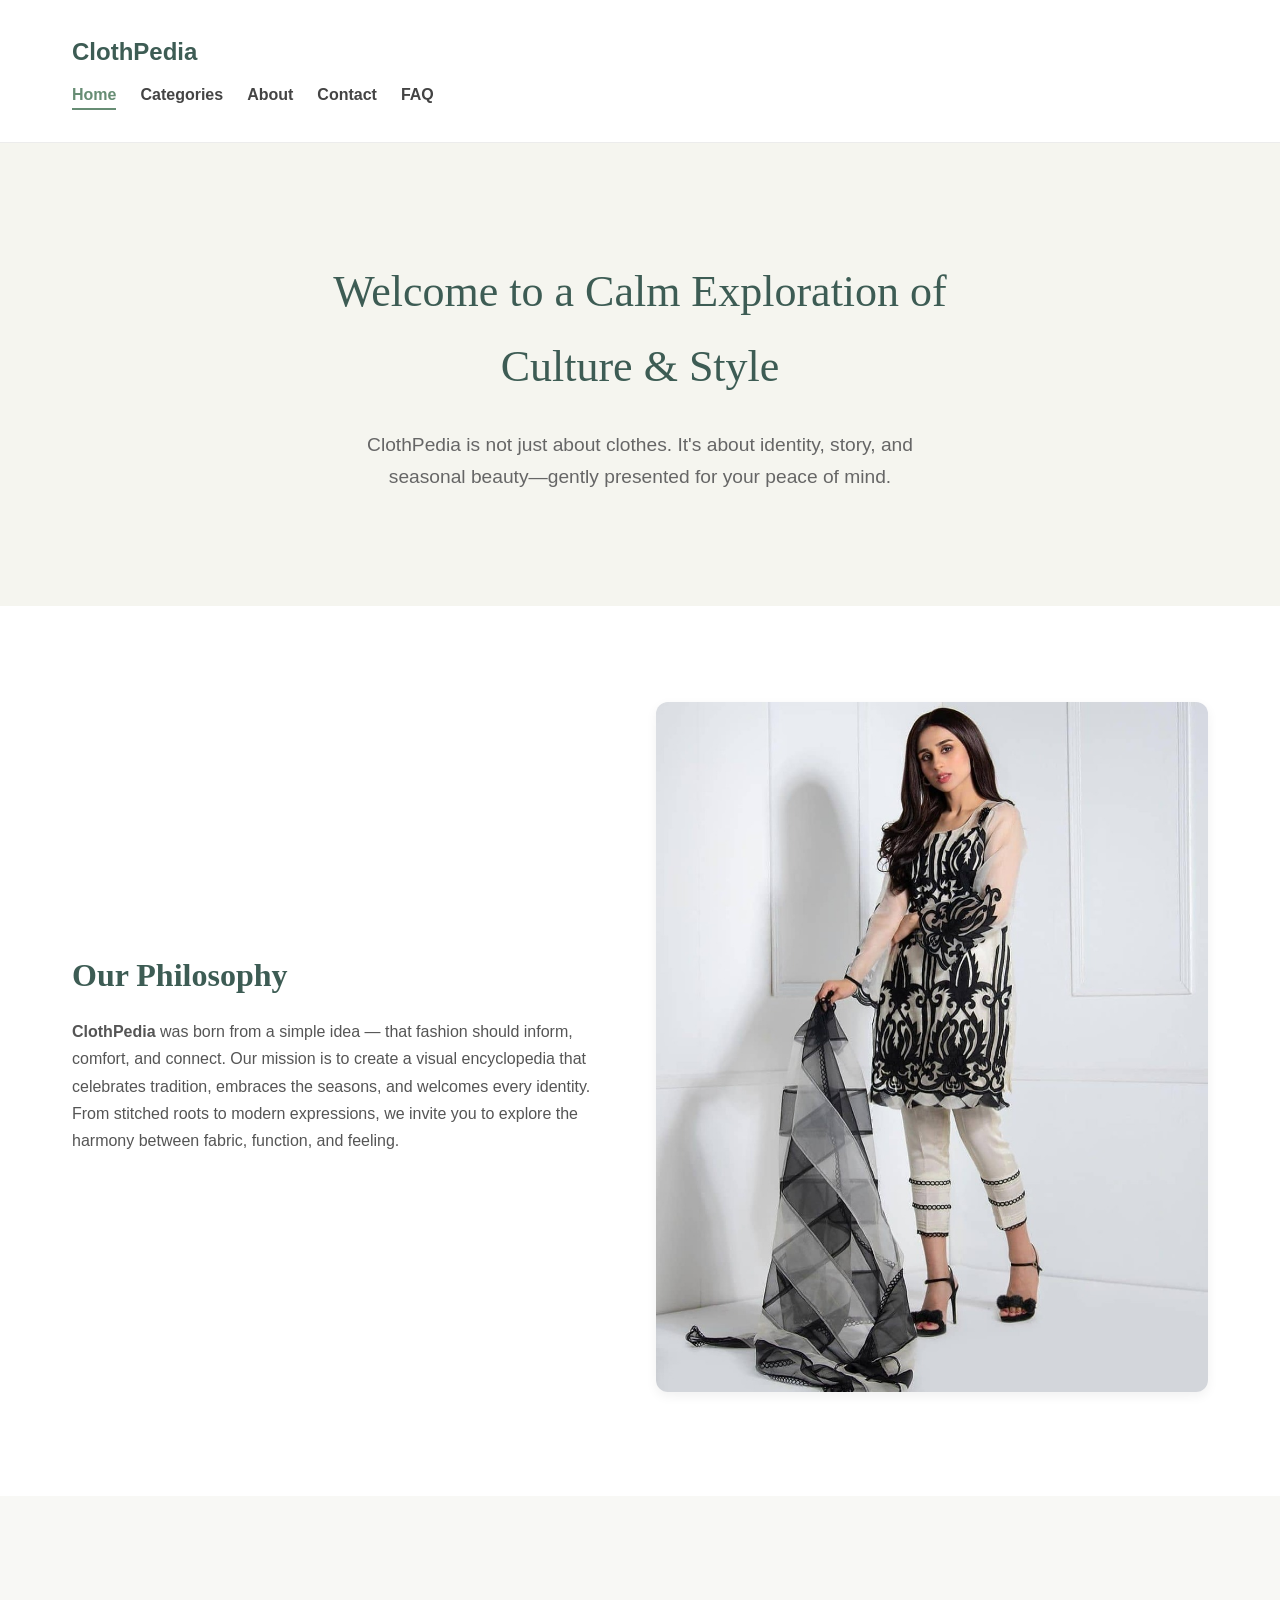
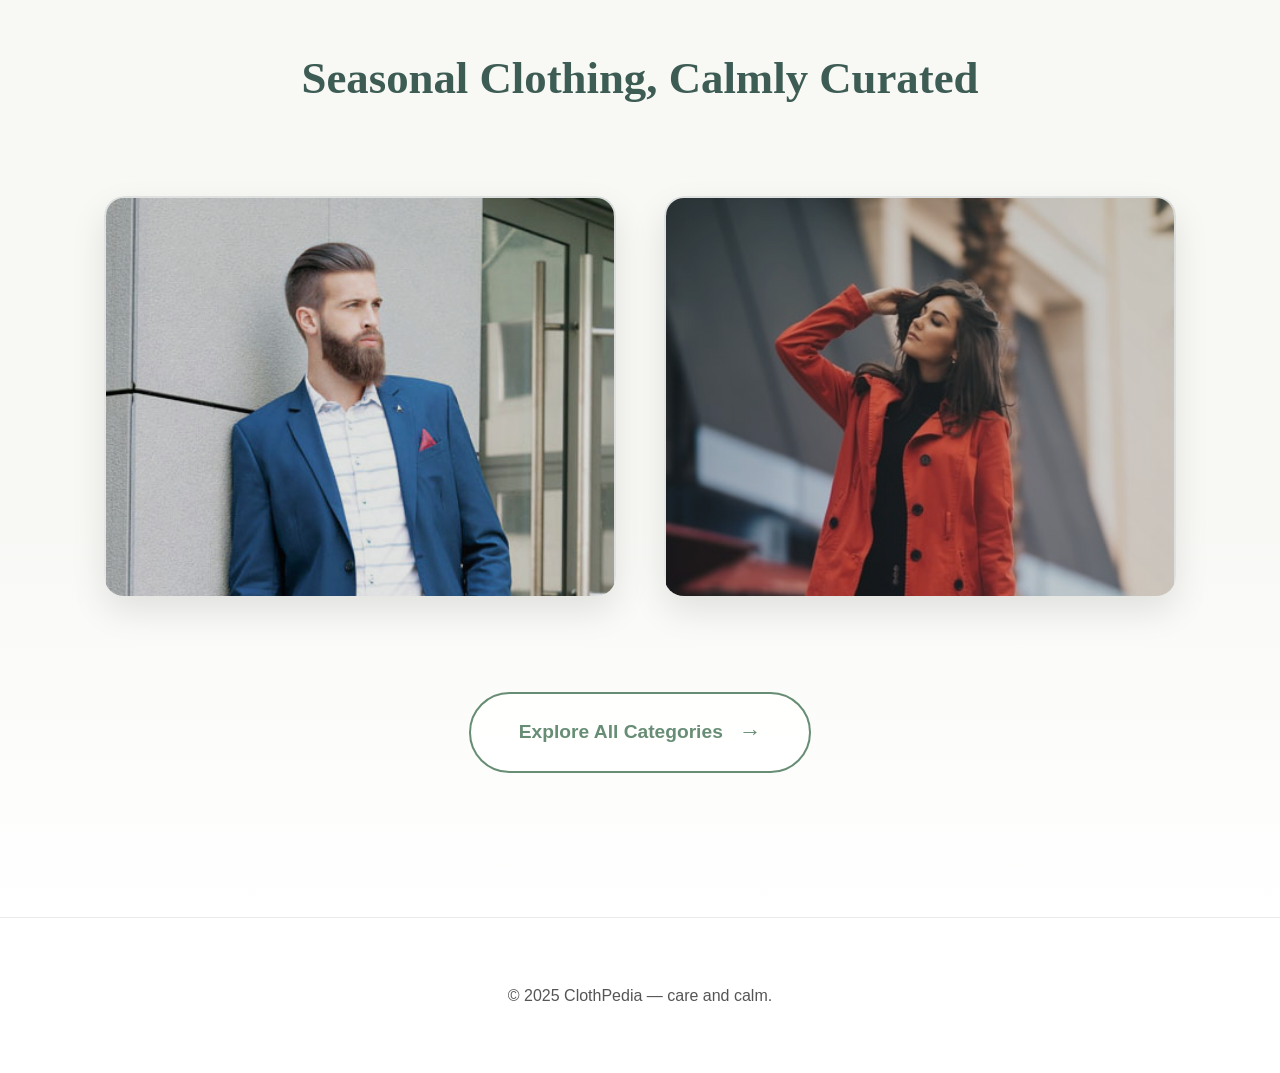
<file: index.html>
<!DOCTYPE html>
<html lang="en">
<head>
  <meta charset="UTF-8" />
  <meta name="viewport" content="width=device-width, initial-scale=1.0" />
  <meta name="description" content="ClothPedia – a calm space to explore clothing, culture and identity." />
  <title>ClothPedia | A Calm Fashion Encyclopedia</title>
  <link href="https://fonts.googleapis.com/css2?family=Roboto:wght@400;700&display=swap" rel="stylesheet">
  <link rel="stylesheet" href="styles.css" />
</head>
<body>
  <header class="soft-header">
    <div class="container">
      <div class="logo">ClothPedia</div>
      <nav aria-label="Main Navigation">
        <a href="index.html" class="active">Home</a>
        <a href="categories.html">Categories</a>
        <a href="about.html">About</a>
        <a href="contact.html">Contact</a>
        <a href="faq.html">FAQ</a>
      </nav>
    </div>
  </header>

  <main>
    <section class="intro-hero">
      <div class="container">
        <h1>Welcome to a Calm Exploration of Culture &amp; Style</h1>
        <p class="lead">ClothPedia is not just about clothes. It's about identity, story, and seasonal beauty—gently presented for your peace of mind.</p>
      </div>
    </section>

    <section class="brand-story">
      <div class="container">
        <div class="story-text">
          <h2>Our Philosophy</h2>
          <p><strong>ClothPedia</strong> was born from a simple idea — that fashion should inform, comfort, and connect. Our mission is to create a visual encyclopedia that celebrates tradition, embraces the seasons, and welcomes every identity.</p>
          <p>From stitched roots to modern expressions, we invite you to explore the harmony between fabric, function, and feeling.</p>
        </div>
        <div class="story-image">
          <img src="assets/images/pic4.jpg" alt="Serene clothing mood" loading="lazy" />
        </div>
      </div>
    </section>

    <section class="categories-preview">
      <div class="container">
        <h2>Seasonal Clothing, Calmly Curated</h2>
        <div class="preview-grid">
          <div class="preview-card">
            <img src="assets/images/pic12.jpg" alt="Men's Style" loading="lazy" />
            <h3>Men</h3>
          </div>
          <div class="preview-card">
            <img src="assets/images/pic1.jpg" alt="Women's Style" loading="lazy" />
            <h3>Women</h3>
          </div>
        </div>
        <a href="categories.html" class="btn-outline">Explore All Categories</a>
      </div>
    </section>
  </main>

  <footer class="soft-footer">
    <div class="container">
      <p>&copy; 2025 ClothPedia — care and calm.</p>
    </div>
  </footer>
</body>
</html>
</file>
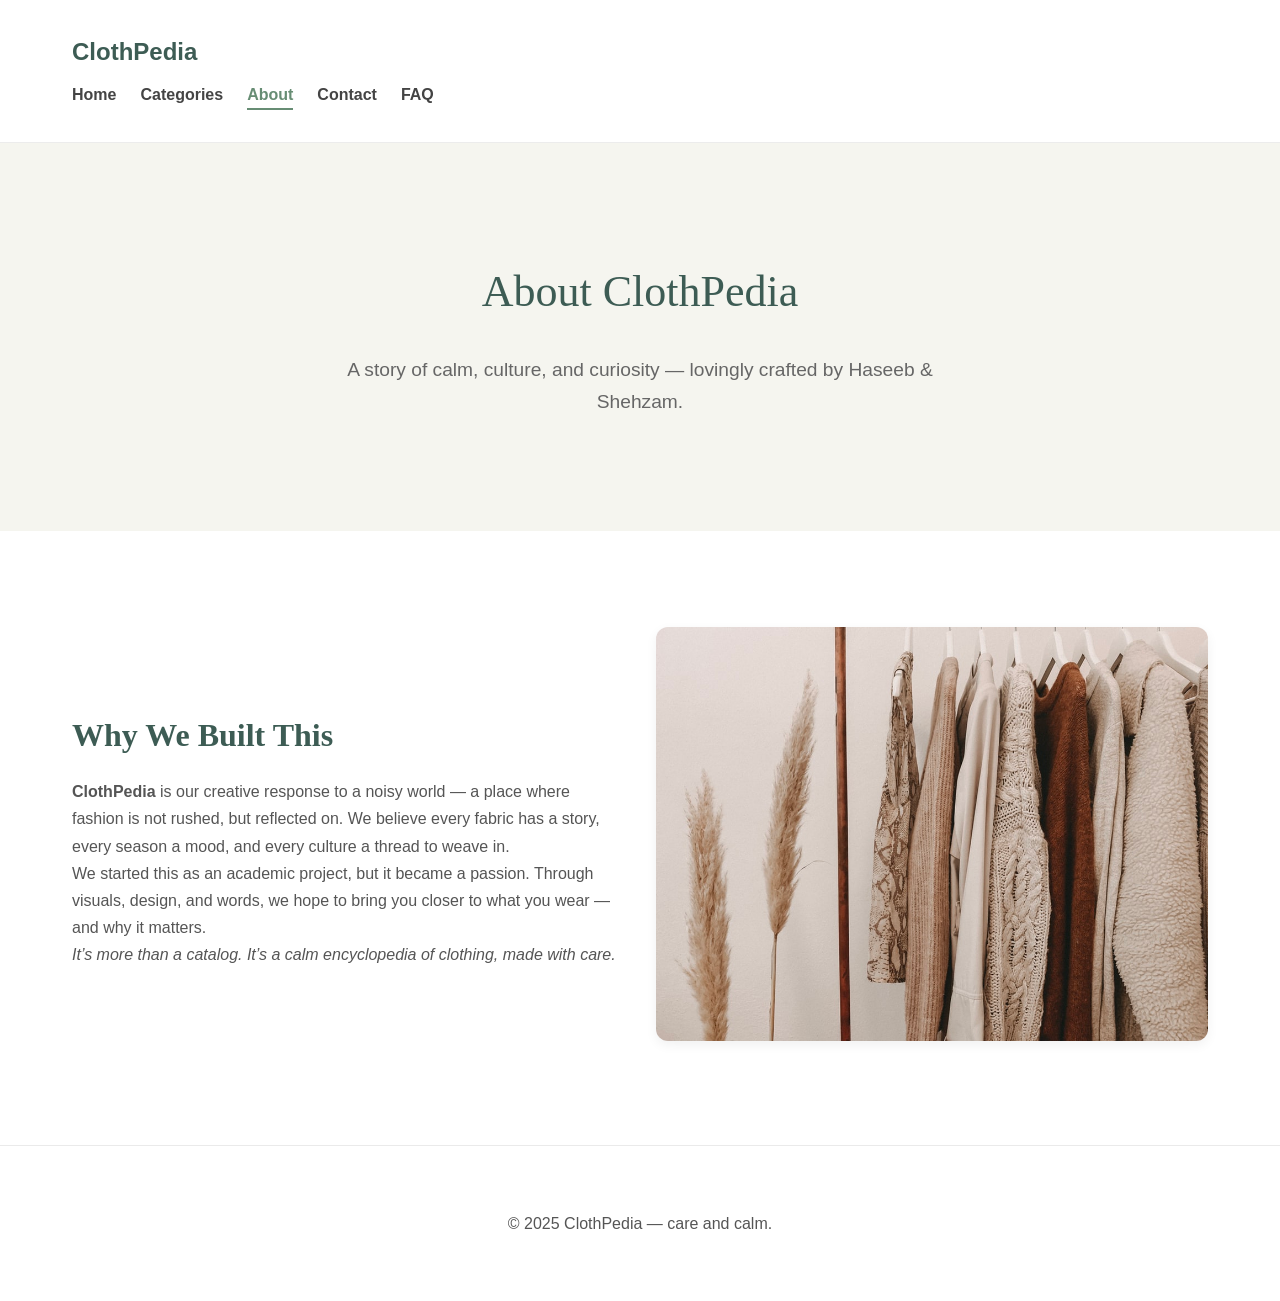
<file: about.html>
<!DOCTYPE html>
<html lang="en">

<head>
  <meta charset="UTF-8" />
  <meta name="viewport" content="width=device-width, initial-scale=1.0" />
  <meta name="description" content="Learn about the ClothPedia mission, creators, and philosophy." />
  <title>About | ClothPedia</title>
  <link href="https://fonts.googleapis.com/css2?family=Roboto:wght@400;700&display=swap" rel="stylesheet">
  <link rel="stylesheet" href="styles.css" />
</head>

<body>
  <header class="soft-header">
    <div class="container">
      <div class="logo">ClothPedia</div>
      <nav aria-label="Main Navigation">
        <a href="index.html">Home</a>
        <a href="categories.html">Categories</a>
        <a href="about.html" class="active">About</a>
        <a href="contact.html">Contact</a>
        <a href="faq.html">FAQ</a>
      </nav>
    </div>
  </header>

  <main>
    <section class="intro-hero">
      <div class="container">
        <h1>About ClothPedia</h1>
        <p class="lead">A story of calm, culture, and curiosity — lovingly crafted by Haseeb &amp; Shehzam.</p>
      </div>
    </section>

    <section class="brand-story">
      <div class="container">
        <div class="story-text">
          <h2>Why We Built This</h2>
          <p><strong>ClothPedia</strong> is our creative response to a noisy world — a place where fashion is not
            rushed, but reflected on. We believe every fabric has a story, every season a mood, and every culture a
            thread to weave in.</p>
          <p>We started this as an academic project, but it became a passion. Through visuals, design, and words, we
            hope to bring you closer to what you wear — and why it matters.</p>
          <p><em>It’s more than a catalog. It’s a calm encyclopedia of clothing, made with care.</em></p>
        </div>
        <div class="story-image">
          <img src="assets/images/picate2.jpg" alt="Founders discussing fashion ideas" loading="lazy" />
        </div>
      </div>
    </section>
  </main>

  <footer class="soft-footer">
    <div class="container">
      <p>&copy; 2025 ClothPedia — care and calm.</p>
    </div>
  </footer>
</body>

</html>
</file>
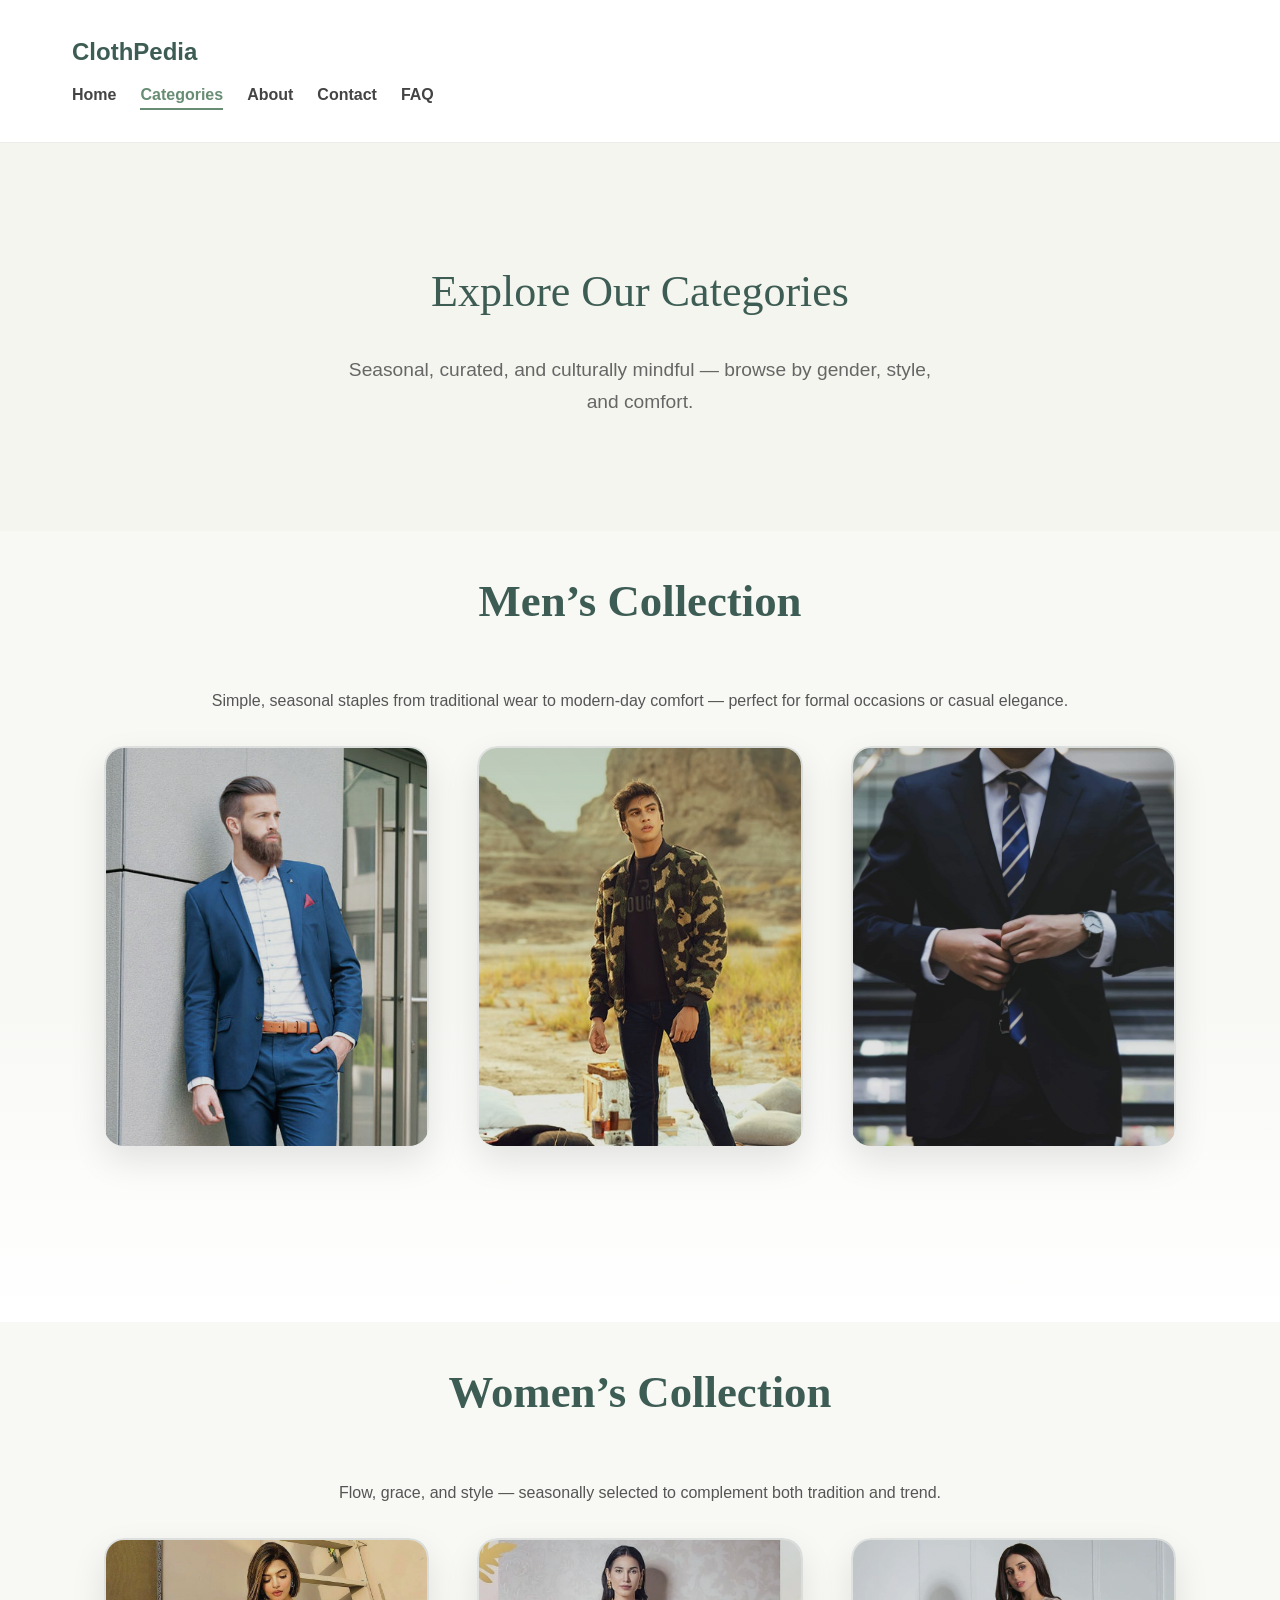
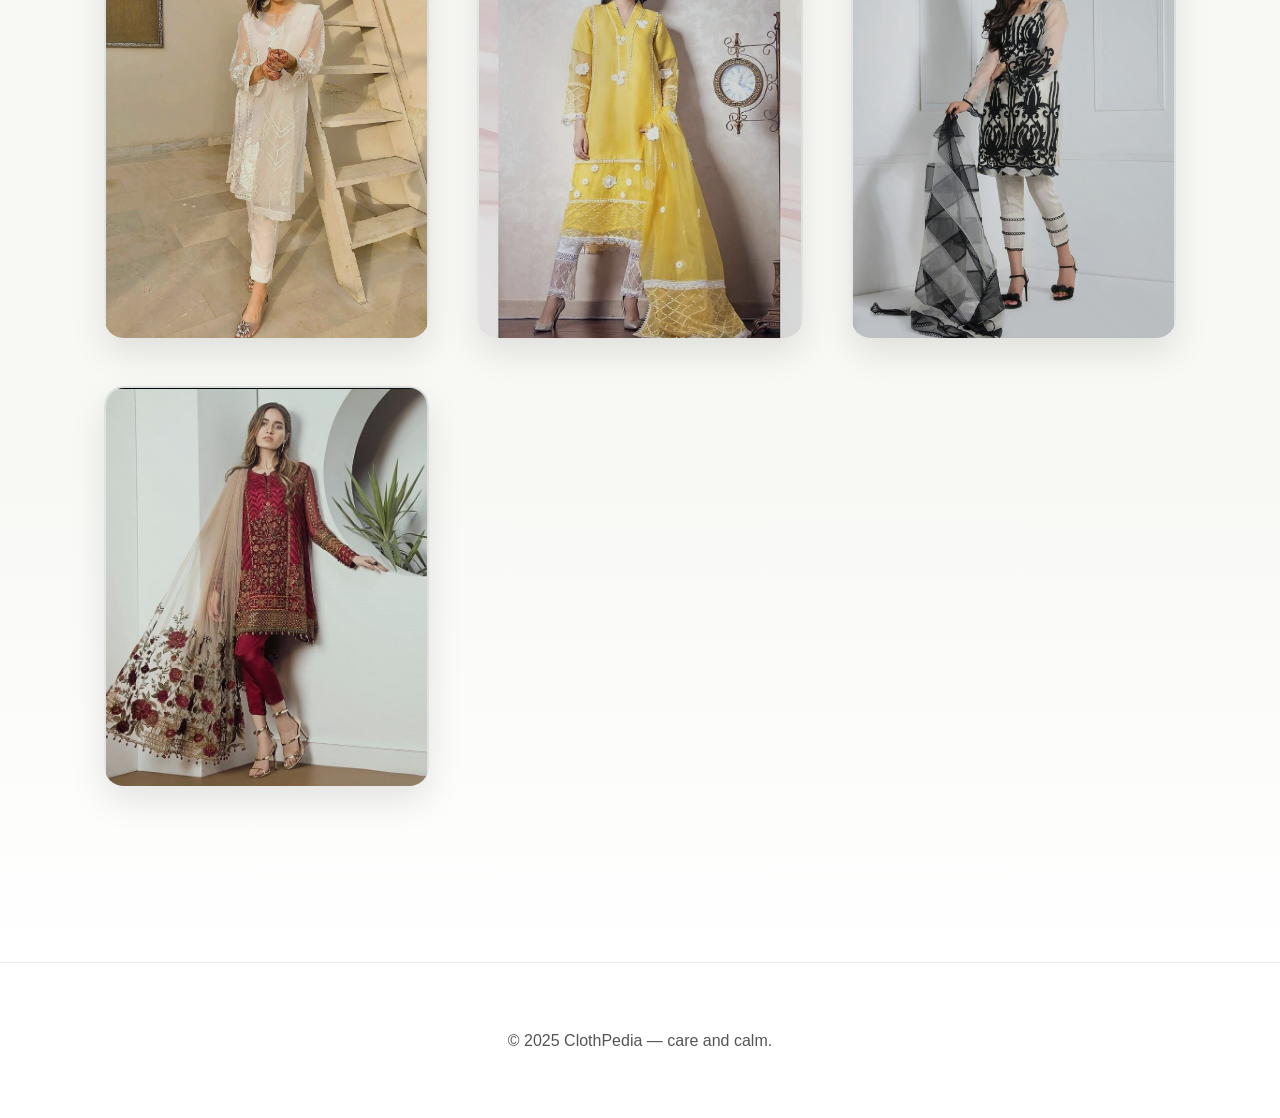
<file: categories.html>
<!DOCTYPE html>
<html lang="en">

<head>
  <meta charset="UTF-8" />
  <meta name="viewport" content="width=device-width, initial-scale=1.0" />
  <meta name="description" content="Explore seasonal clothing categories for men and women on ClothPedia." />
  <title>Categories | ClothPedia</title>
  <link href="https://fonts.googleapis.com/css2?family=Roboto:wght@400;700&display=swap" rel="stylesheet">
  <link rel="stylesheet" href="styles.css" />
</head>

<body>
  <header class="soft-header">
    <div class="container">
      <div class="logo">ClothPedia</div>
      <nav aria-label="Main Navigation">
        <a href="index.html">Home</a>
        <a href="categories.html" class="active">Categories</a>
        <a href="about.html">About</a>
        <a href="contact.html">Contact</a>
        <a href="faq.html">FAQ</a>
      </nav>
    </div>
  </header>

  <main>
    <section class="intro-hero">
      <div class="container">
        <h1>Explore Our Categories</h1>
        <p class="lead">Seasonal, curated, and culturally mindful — browse by gender, style, and comfort.</p>
      </div>
    </section>

    <section class="categories-preview" style="padding-top: 0;">
      <div class="container">
        <div class="story-text">
          <h2>Men’s Collection</h2>
          <p>Simple, seasonal staples from traditional wear to modern-day comfort — perfect for formal occasions or
            casual elegance.</p>
        </div>
        <div class="preview-grid">
          <div class="preview-card">
            <img src="assets/images/pic12.jpg" alt="Formal" loading="lazy" />
            <h3>Formal</h3>
          </div>
          <div class="preview-card">
            <img src="assets/images/pic14.jpg" alt="Casual" loading="lazy" />
            <h3>Casual</h3>
          </div>
          <div class="preview-card">
            <img src="assets/images/pic13.jpg" alt="Oxford" loading="lazy" />
            <h3>Oxford</h3>
          </div>
        </div>
      </div>
    </section>

    <section class="categories-preview" style="padding-top: 0;">
      <div class="container">
        <div class="story-text">
          <h2>Women’s Collection</h2>
          <p>Flow, grace, and style — seasonally selected to complement both tradition and trend.</p>
        </div>
        <div class="preview-grid">
          <div class="preview-card">
            <img src="assets/images/pic5.jpg" alt="Summer Lawn Suit" loading="lazy" />
            <h3>Summer Lawn Suit</h3>
          </div>
          <div class="preview-card">
            <img src="assets/images/pic11.jpeg" alt="Casual Everyday Outfit" loading="lazy" />
            <h3>Casual Everyday</h3>
          </div>
          <div class="preview-card">
            <img src="assets/images/pic4.jpg" alt="Elegant Formal Dress" loading="lazy" />
            <h3>Elegant Formal</h3>
          </div>
          <div class="preview-card">
            <img src="assets/images/pic3.jpg" alt="Winter Shawl Ensemble" loading="lazy" />
            <h3>Winter Shawl</h3>
          </div>
        </div>
      </div>
    </section>
  </main>

  <footer class="soft-footer">
    <div class="container">
      <p>&copy; 2025 ClothPedia — care and calm.</p>
    </div>
  </footer>
</body>

</html>
</file>
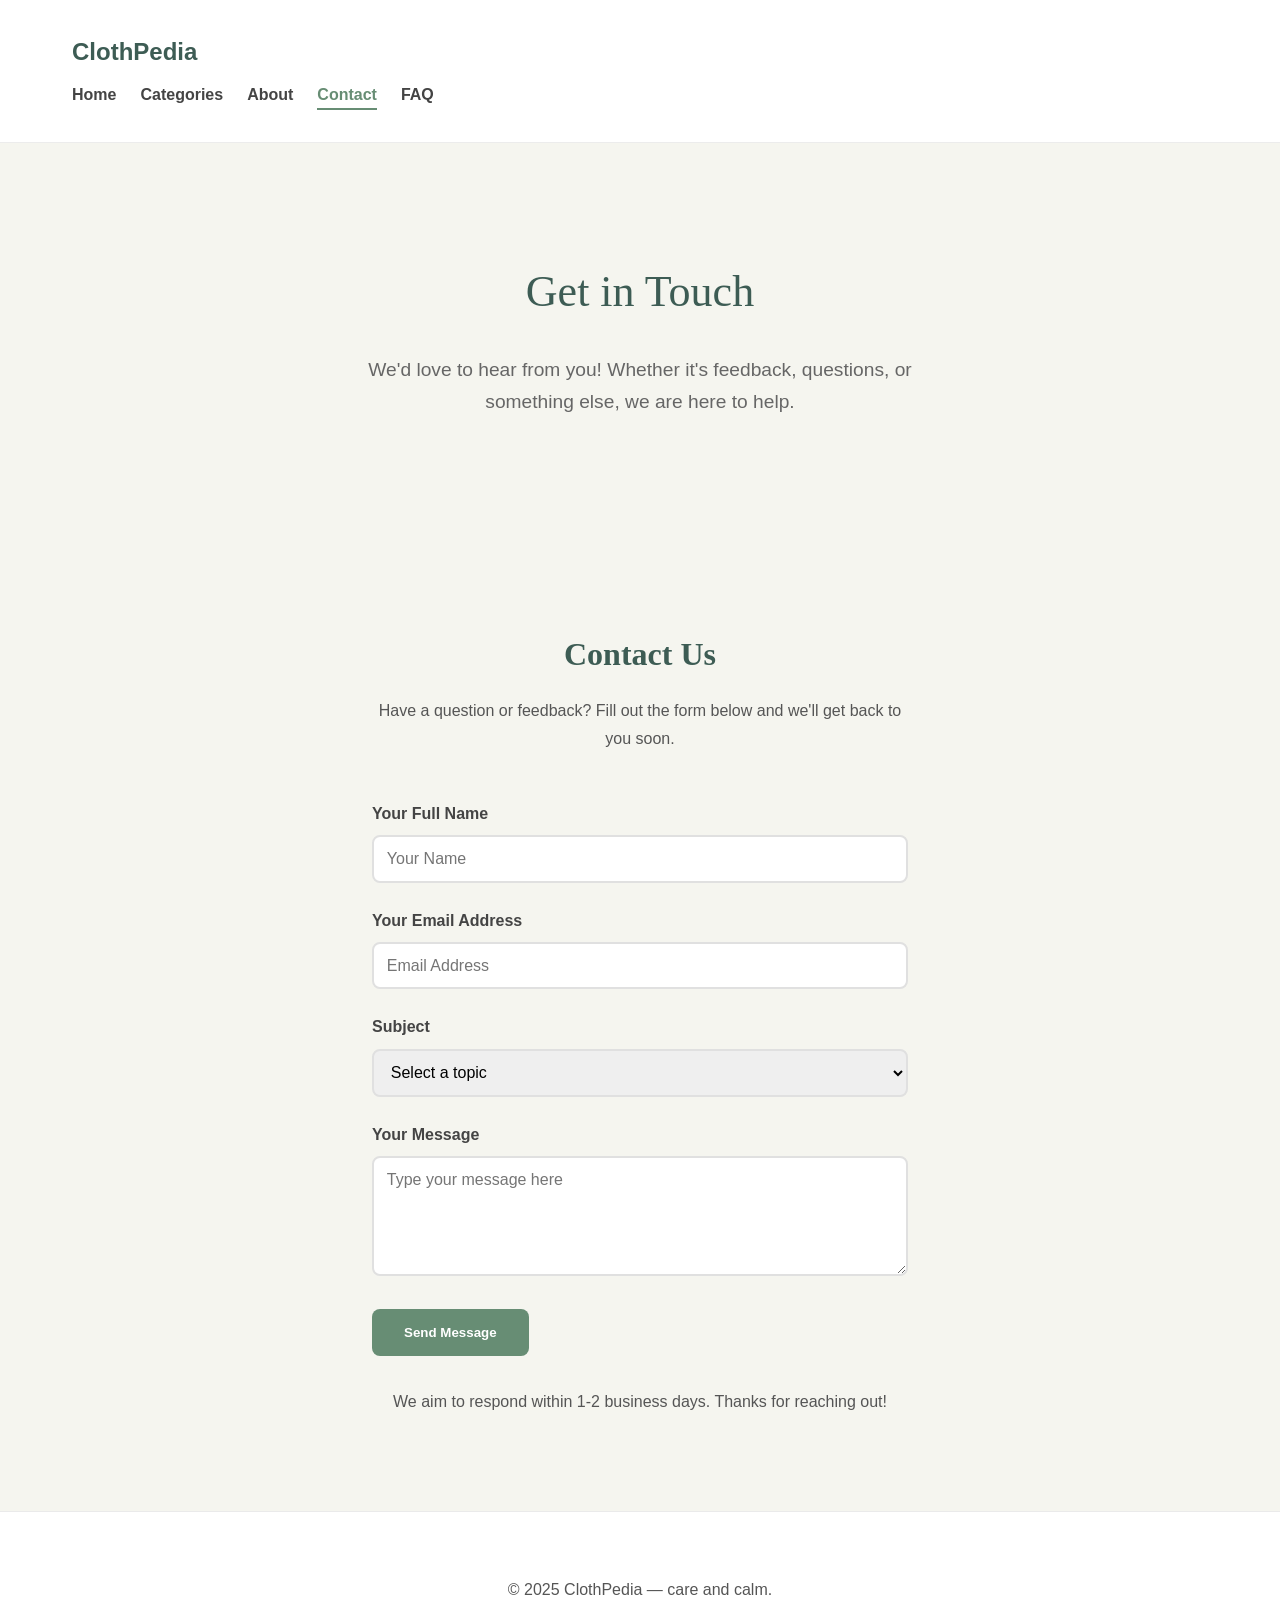
<file: contact.html>
<!DOCTYPE html>
<html lang="en">

<head>
  <meta charset="UTF-8">
  <meta name="viewport" content="width=device-width, initial-scale=1.0">
  <meta name="description" content="Reach out to ClothPedia for inquiries, feedback, or support.">
  <title>Contact | ClothPedia</title>
  <link href="https://fonts.googleapis.com/css2?family=Roboto:wght@400;700&display=swap" rel="stylesheet">
  <link rel="stylesheet" href="styles.css">
</head>

<body>
  <header class="soft-header">
    <div class="container">
      <div class="logo">ClothPedia</div>
      <nav aria-label="Main Navigation">
        <a href="index.html">Home</a>
        <a href="categories.html">Categories</a>
        <a href="about.html">About</a>
        <a href="contact.html" class="active">Contact</a>
        <a href="faq.html">FAQ</a>
      </nav>
    </div>
  </header>

  <main>
    <section class="intro-hero">
      <div class="container">
        <h1>Get in Touch</h1>
        <p class="lead">We'd love to hear from you! Whether it's feedback, questions, or something else, we are here to
          help.</p>
      </div>
    </section>

    <section class="contact-section">
      <div class="container">
        <div class="contact-info">
          <h2>Contact Us</h2>
          <p>Have a question or feedback? Fill out the form below and we'll get back to you soon.</p>
        </div>

        <form id="contactForm">
          <div class="form-group">
            <label for="name">Your Full Name</label>
            <input type="text" id="name" name="name" required placeholder="Your Name">
          </div>

          <div class="form-group">
            <label for="email">Your Email Address</label>
            <input type="email" id="email" name="email" required placeholder="Email Address">
          </div>

          <div class="form-group">
            <label for="topic">Subject</label>
            <select id="topic" name="topic" required>
              <option value="" disabled selected>Select a topic</option>
              <option value="general">General Inquiry</option>
              <option value="feedback">Feedback</option>
              <option value="support">Support</option>
            </select>
          </div>

          <div class="form-group">
            <label for="message">Your Message</label>
            <textarea id="message" name="message" rows="5" required placeholder="Type your message here"></textarea>
          </div>

          <button type="submit" class="btn-submit">Send Message</button>
        </form>

        <div class="contact-note">
          <p>We aim to respond within 1-2 business days. Thanks for reaching out!</p>
        </div>
      </div>
    </section>
  </main>

  <footer class="soft-footer">
    <div class="container">
      <p>&copy; 2025 ClothPedia — care and calm.</p>
    </div>
  </footer>

  <script>
    document.getElementById("contactForm").addEventListener("submit", function (e) {
      const name = document.getElementById("name").value.trim();
      const email = document.getElementById("email").value.trim();
      const topic = document.getElementById("topic").value;
      const message = document.getElementById("message").value.trim();

      if (!name || !email || !topic || !message) {
        e.preventDefault();
        alert("Please fill in all required fields before submitting.");
      }
    });
  </script>
</body>

</html>
</file>
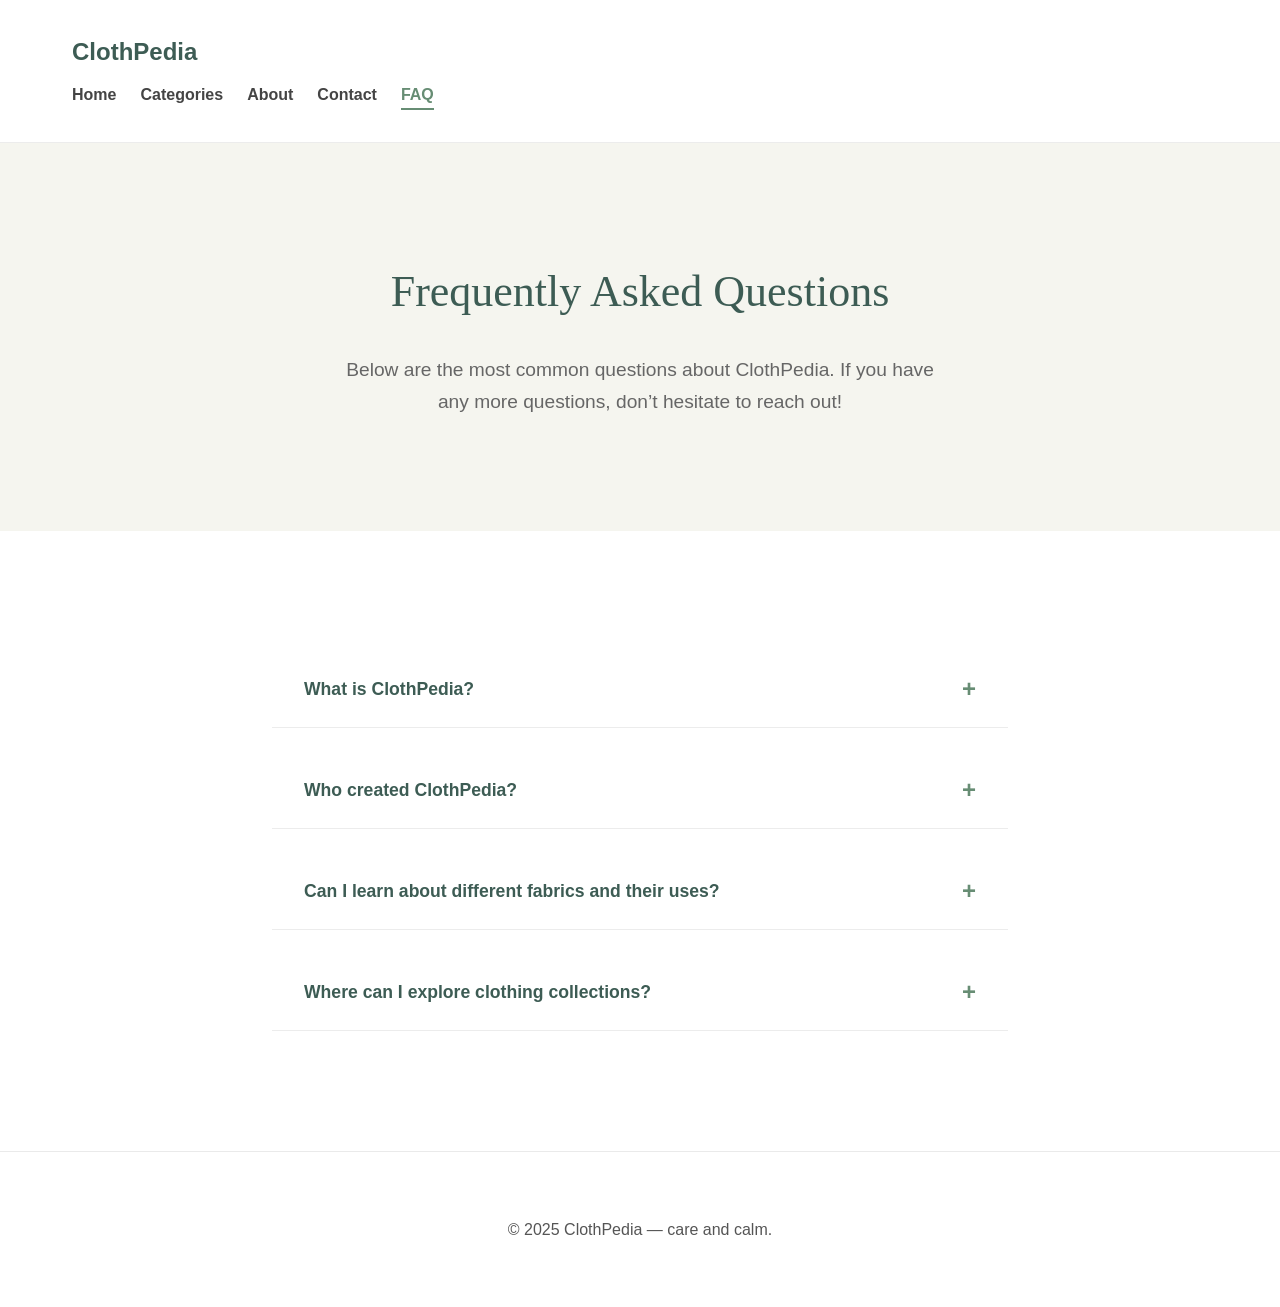
<file: faq.html>
<!DOCTYPE html>
<html lang="en">

<head>
  <meta charset="UTF-8" />
  <meta name="viewport" content="width=device-width, initial-scale=1.0" />
  <meta name="description" content="Find answers to the most frequently asked questions about ClothPedia." />
  <title>FAQ | ClothPedia</title>
  <link href="https://fonts.googleapis.com/css2?family=Roboto:wght@400;700&display=swap" rel="stylesheet">
  <link rel="stylesheet" href="styles.css" />
</head>

<body>
  <header class="soft-header">
    <div class="container">
      <div class="logo">ClothPedia</div>
      <nav aria-label="Main Navigation">
        <a href="index.html">Home</a>
        <a href="categories.html">Categories</a>
        <a href="about.html">About</a>
        <a href="contact.html">Contact</a>
        <a href="faq.html" class="active">FAQ</a>
      </nav>
    </div>
  </header>

  <main>
    <section class="intro-hero">
      <div class="container">
        <h1>Frequently Asked Questions</h1>
        <p class="lead">Below are the most common questions about ClothPedia. If you have any more questions, don’t
          hesitate to reach out!</p>
      </div>
    </section>

    <section class="faq-container">
      <div class="container">
        <div class="faq-item">
          <button class="faq-question" aria-expanded="false">What is ClothPedia?</button>
          <div class="faq-answer">
            <p>ClothPedia is an online platform that educates about clothing types, seasonal fashion, and cultural
              attire, designed to inform and inspire users.</p>
          </div>
        </div>

        <div class="faq-item">
          <button class="faq-question" aria-expanded="false">Who created ClothPedia?</button>
          <div class="faq-answer">
            <p>ClothPedia was created by Haseeb and Shehzam, two individuals passionate about fashion, design, and the
              cultural stories behind clothing.</p>
          </div>
        </div>

        <div class="faq-item">
          <button class="faq-question" aria-expanded="false">Can I learn about different fabrics and their
            uses?</button>
          <div class="faq-answer">
            <p>Yes! We provide information on various fabrics, from common ones like cotton and wool to more specific
              ones like silk or linen, and their uses in different seasons.</p>
          </div>
        </div>

        <div class="faq-item">
          <button class="faq-question" aria-expanded="false">Where can I explore clothing collections?</button>
          <div class="faq-answer">
            <p>You can explore seasonal and cultural clothing collections by visiting our Categories section, where
              we’ve curated visuals for men’s and women’s fashion.</p>
          </div>
        </div>
      </div>
    </section>
  </main>

  <footer class="soft-footer">
    <div class="container">
      <p>&copy; 2025 ClothPedia — care and calm.</p>
    </div>
  </footer>

  <script>
    // Enhanced FAQ toggle with ARIA attribute updates for better accessibility
    document.querySelectorAll('.faq-question').forEach(button => {
      button.addEventListener('click', () => {
        const answer = button.nextElementSibling;
        const isExpanded = button.getAttribute('aria-expanded') === 'true';
        button.setAttribute('aria-expanded', !isExpanded);
        answer.classList.toggle('show');
        button.classList.toggle('active');
      });
    });
  </script>
</body>

</html>
</file>
<file: styles.css>
/* Base Reset */
* {
  margin: 0;
  padding: 0;
  box-sizing: border-box;
}

body {
  font-family: 'Inter', sans-serif;
  background-color: #fdfcf9;
  color: #333;
  line-height: 1.7;
}

/* Typography */
h1,
h2,
h3 {
  font-family: 'Playfair Display', serif;
  color: #3d5c54;
}

h1 {
  font-size: 2.75rem;
  font-weight: 500;
}

h2 {
  font-size: 2rem;
  margin-bottom: 1rem;
}

h3 {
  font-size: 1.25rem;
  margin-top: 1rem;
}

p {
  font-size: 1rem;
  color: #555;
}

.lead {
  font-size: 1.2rem;
  color: #666;
  margin-top: 1rem;
}

/* Layout Container */
.container {
  max-width: 1200px;
  margin: auto;
  padding: 2rem;
}

/* Header */
.soft-header {
  background-color: #ffffff;
  border-bottom: 1px solid #ececec;
  box-shadow: 0 1px 6px rgba(0, 0, 0, 0.02);
}

.logo {
  font-size: 1.5rem;
  font-weight: 800;
  color: #3d5c54;
}

nav {
  display: flex;
  gap: 1.5rem;
  margin-top: 0.5rem;
}

nav a {
  text-decoration: none;
  color: #444;
  font-weight: 600;
  transition: color 0.3s;
}

nav a.active,
nav a:hover {
  color: #678d74;
  border-bottom: 2px solid #678d74;
}

/* Hero Section */
.intro-hero {
  background-color: #f5f5ef;
  padding: 5rem 0;
  text-align: center;
}

.intro-hero h1 {
  max-width: 700px;
  margin: 0 auto;
}

.intro-hero .lead {
  max-width: 600px;
  margin: 1.5rem auto 0;
}

/* Brand Story Section */
.brand-story {
  background-color: #ffffff;
  padding: 4rem 0;
}

.brand-story .container {
  display: flex;
  flex-wrap: wrap;
  gap: 2rem;
  align-items: center;
}

.story-text {
  flex: 1;
  min-width: 300px;
}

.story-image {
  flex: 1;
  min-width: 300px;
}

.story-image img {
  width: 100%;
  border-radius: 12px;
  box-shadow: 0 4px 12px rgba(0, 0, 0, 0.06);
}

/* Categories Preview */

/* Animated Categories Preview */
.categories-preview {
  background: linear-gradient(to bottom, #f8f8f5 60%, #ffffff);
  padding: 7rem 0;
  text-align: center;
  overflow: hidden;
}

.categories-preview h2 {
  font-size: 2.8rem;
  margin-bottom: 3rem;
  position: relative;
  animation: floatTitle 3s ease-in-out infinite;
}

@keyframes floatTitle {

  0%,
  100% {
    transform: translateY(0);
  }

  50% {
    transform: translateY(-8px);
  }
}

.preview-grid {
  display: grid;
  grid-template-columns: repeat(auto-fit, minmax(300px, 1fr));
  gap: 3rem;
  padding: 2rem;
  perspective: 1000px;
}

.preview-card {
  background: white;
  border-radius: 20px;
  overflow: hidden;
  position: relative;
  transform-style: preserve-3d;
  transition: all 0.6s cubic-bezier(0.23, 1, 0.32, 1);
  box-shadow: 0 15px 35px rgba(0, 0, 0, 0.1);
  cursor: pointer;
}

.preview-card:hover {
  transform: rotateX(5deg) rotateY(5deg) translateY(-10px) scale(1.03);
  box-shadow: 0 25px 50px rgba(93, 122, 105, 0.15);
}

.preview-card::before {
  content: '';
  position: absolute;
  inset: 0;
  background: linear-gradient(45deg,
      rgba(103, 141, 116, 0) 0%,
      rgba(103, 141, 116, 0.1) 100%);
  z-index: 1;
}

.preview-card img {
  width: 100%;
  height: 400px;
  object-fit: cover;
  object-position: top center;
  display: block;
  margin: 0 auto;
  border-radius: 20px 20px 0 0;
  border: 2px solid #fff;
  border-bottom: 0;
  box-shadow: 0 4px 12px rgba(0, 0, 0, 0.1);
  filter: brightness(0.9);
  transform: translateZ(0);
  transition: transform 0.6s cubic-bezier(0.23, 1, 0.32, 1);
}


.preview-card:hover img {
  transform: scale(1.08) rotate(1deg);
}

.preview-card h3 {
  position: absolute;
  bottom: 0;
  left: 0;
  right: 0;
  padding: 2rem;
  color: white;
  font-size: 1.8rem;
  text-shadow: 0 2px 10px rgba(0, 0, 0, 0.3);
  background: linear-gradient(to top, rgba(0, 0, 0, 0.7) 0%, transparent 100%);
  transform: translateY(100%);
  transition: transform 0.4s ease-out;
  z-index: 2;
}

.preview-card:hover h3 {
  transform: translateY(0);
}

.btn-outline {
  display: inline-flex;
  align-items: center;
  gap: 1rem;
  padding: 1.2rem 3rem;
  border: 2px solid #678d74;
  color: #678d74;
  border-radius: 50px;
  font-size: 1.2rem;
  font-weight: 600;
  text-decoration: none;
  margin-top: 4rem;
  position: relative;
  overflow: hidden;
  transition: all 0.5s ease;
  background: rgba(255, 255, 255, 0.9);
}

.btn-outline::before {
  content: '';
  position: absolute;
  top: 50%;
  left: 50%;
  width: 300px;
  height: 300px;
  background: radial-gradient(circle, rgba(103, 141, 116, 0.1) 0%, transparent 70%);
  transform: translate(-50%, -50%);
  opacity: 0;
  transition: opacity 0.5s ease;
}

.btn-outline:hover {
  background: #678d74;
  color: white;
  letter-spacing: 1px;
  padding: 1.2rem 3.5rem;
}

.btn-outline:hover::before {
  opacity: 1;
}

.btn-outline::after {
  content: '→';
  font-size: 1.4rem;
  transition: transform 0.4s ease;
}

.btn-outline:hover::after {
  transform: translateX(8px) rotate(90deg);
}

@keyframes cardEntrance {
  from {
    opacity: 0;
    transform: translateY(50px) rotateX(30deg);
  }

  to {
    opacity: 1;
    transform: translateY(0) rotateX(0);
  }
}

.preview-card {
  animation: cardEntrance 0.8s ease-out forwards;
  opacity: 0;
}

.preview-card:nth-child(1) {
  animation-delay: 0.2s;
}

.preview-card:nth-child(2) {
  animation-delay: 0.4s;
}

/* Responsive Adjustments */
@media (max-width: 768px) {
  .preview-card {
    max-width: 100%;
    animation: none !important;
    opacity: 1;
  }

  .preview-card img {
    height: 300px;
  }

  .btn-outline {
    padding: 1rem 2rem;
  }
}

/* FAQ Enhancements */
.faq-container {
  padding: 4rem 0;
  background-color: #ffffff;
}

.faq-item {
  border-bottom: 1px solid #ececec;
  margin: 1.5rem 0;
  transition: all 0.3s ease;
}

.faq-question {
  width: 100%;
  padding: 1.5rem 2rem;
  text-align: left;
  background: none;
  border: none;
  font-family: 'Inter', sans-serif;
  font-size: 1.1rem;
  font-weight: 600;
  color: #3d5c54;
  cursor: pointer;
  display: flex;
  justify-content: space-between;
  align-items: center;
  gap: 1rem;
}

.faq-question::after {
  content: '\002B';
  font-size: 1.5rem;
  color: #678d74;
  transition: transform 0.3s ease;
}

.faq-question.active::after {
  transform: rotate(45deg);
}

.faq-answer {
  max-height: 0;
  overflow: hidden;
  transition: max-height 0.3s ease-out;
  padding: 0 2rem;
}

.faq-answer p {
  color: #666;
  line-height: 1.6;
  padding: 1rem 0 2rem;
}

/* Contact Form Enhancements */
.contact-section {
  padding: 4rem 0;
  background-color: #f5f5ef;
}

.contact-info {
  text-align: center;
  max-width: 600px;
  margin: 0 auto 3rem;
}

.contact-info h2 {
  color: #3d5c54;
  margin-bottom: 1rem;
}

.form-group {
  margin-bottom: 1.5rem;
}

.form-group label {
  display: block;
  margin-bottom: 0.5rem;
  font-weight: 600;
  color: #444;
}

.form-group input,
.form-group select,
.form-group textarea {
  width: 100%;
  padding: 0.8rem;
  border: 2px solid #e0e0e0;
  border-radius: 8px;
  font-family: 'Inter', sans-serif;
  font-size: 1rem;
  transition: border-color 0.3s ease;
}

.form-group input:focus,
.form-group select:focus,
.form-group textarea:focus {
  outline: none;
  border-color: #678d74;
  box-shadow: 0 0 0 3px rgba(103, 141, 116, 0.1);
}

textarea {
  resize: vertical;
  min-height: 120px;
}

.btn-submit {
  background-color: #678d74;
  color: white;
  padding: 1rem 2rem;
  border: none;
  border-radius: 8px;
  font-weight: 600;
  cursor: pointer;
  width: 100%;
  transition: all 0.3s ease;
}

.btn-submit:hover {
  background-color: #5a7b65;
  transform: translateY(-2px);
}

.contact-note {
  text-align: center;
  margin-top: 2rem;
  color: #666;
  font-size: 0.9rem;
}

/* Responsive Enhancements */
@media (min-width: 768px) {
  .faq-container .container {
    max-width: 800px;
  }

  .contact-section .container {
    max-width: 600px;
  }

  .btn-submit {
    width: auto;
    display: inline-block;
  }
}

/* FAQ Animation */
.faq-answer.show {
  max-height: 500px;
  /* Adjust based on content needs */
}

/* Footer */
.soft-footer {
  background-color: #ffffff;
  border-top: 1px solid #eaeaea;
  text-align: center;
  padding: 2rem;
  color: #888;
  font-size: 0.95rem;
}

/* Responsive */
@media (max-width: 768px) {
  .brand-story .container {
    flex-direction: column;
    text-align: center;
  }

  .intro-hero h1 {
    font-size: 2rem;
  }

  .preview-card img {
    height: 220px;
  }
}
</file>
